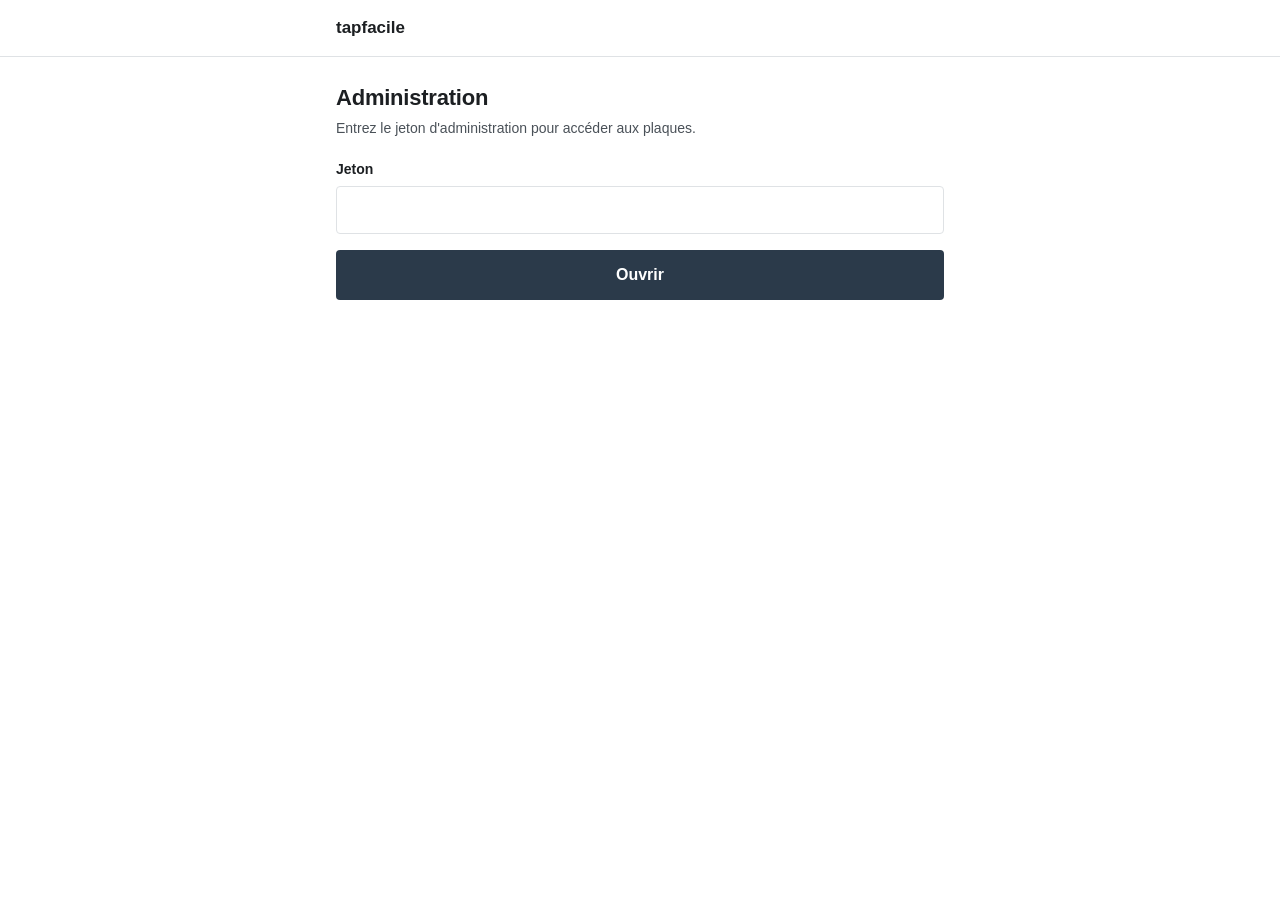
<file: admin/index.html>
<!DOCTYPE html>
<html lang="fr-CH">
<head>
<meta charset="UTF-8">
<meta name="viewport" content="width=device-width, initial-scale=1">
<title>Administration — tapfacile</title>
<meta name="robots" content="noindex, nofollow">
<link rel="icon" href="/favicon.svg" type="image/svg+xml">
<style>
:root{
  --ink:#1c1f22;--ink-soft:#4a5158;--line:#dfe2e5;--paper:#fafaf9;
  --accent:#2b3a4a;--accent-dark:#1c2733;--accent-tint:#eef1f4;
  --alerte:#8a2b2b;--ok:#2f4a3c;--radius:4px;
  --font:-apple-system,BlinkMacSystemFont,"Segoe UI",Inter,Roboto,Helvetica,Arial,sans-serif;
}
*{box-sizing:border-box}
body{margin:0;font:16px/1.5 var(--font);color:var(--ink);background:#fff;-webkit-text-size-adjust:100%}
.enveloppe{max-width:640px;margin:0 auto;padding:0 16px 96px}

header.barre{position:sticky;top:0;z-index:5;background:#fff;border-bottom:1px solid var(--line)}
header.barre .enveloppe{display:flex;align-items:center;gap:12px;height:56px;padding-bottom:0}
header.barre h1{font-size:17px;margin:0;font-weight:700;flex:1}
.retour{background:none;border:0;font:inherit;color:var(--accent);padding:8px 4px;margin-left:-4px;cursor:pointer}

h2{font-size:22px;margin:24px 0 4px;letter-spacing:-.01em}
p.aide{color:var(--ink-soft);font-size:14px;margin:0 0 20px}

.btn{display:inline-block;width:100%;font:600 16px/1 var(--font);text-align:center;padding:16px 20px;
  border-radius:var(--radius);border:1px solid transparent;cursor:pointer;text-decoration:none;
  transition:background-color 120ms ease,border-color 120ms ease,color 120ms ease}
.btn-primaire{background:var(--accent);color:#fff}
.btn-primaire:hover{background:var(--accent-dark)}
.btn-secondaire{background:#fff;color:var(--accent);border-color:var(--accent)}
.btn-secondaire:hover{background:var(--accent-tint)}
.btn-danger{background:#fff;color:var(--alerte);border-color:var(--alerte)}
.btn-danger:hover{background:#fbf2f2}
.btn+.btn{margin-top:10px}
button:disabled{opacity:.5;cursor:default}

label{display:block;font-size:14px;font-weight:600;margin:18px 0 6px}
input,textarea,select{width:100%;font:16px var(--font);padding:14px 12px;border:1px solid var(--line);
  border-radius:var(--radius);background:#fff;color:var(--ink)}
textarea{min-height:88px;resize:vertical}
:focus-visible{outline:2px solid var(--accent);outline-offset:2px}

ul.liste{list-style:none;margin:16px 0 0;padding:0;border-top:1px solid var(--line)}
ul.liste li{border-bottom:1px solid var(--line)}
ul.liste button{display:flex;width:100%;align-items:center;gap:12px;background:none;border:0;
  font:inherit;color:inherit;text-align:left;padding:16px 4px;cursor:pointer}
ul.liste button:hover{background:var(--paper)}
.nom{flex:1;font-weight:600}
.code{font-family:ui-monospace,SFMono-Regular,Menlo,monospace;font-size:13px;color:var(--ink-soft);
  letter-spacing:.08em}
.compte{font-size:13px;color:var(--ink-soft);white-space:nowrap}
.puce{font-size:11px;text-transform:uppercase;letter-spacing:.06em;padding:3px 7px;border-radius:3px;
  background:var(--accent-tint);color:var(--accent)}
.puce.inactif{background:#f4eaea;color:var(--alerte)}

.encart{border:1px solid var(--line);border-radius:var(--radius);padding:16px;margin:20px 0}
.encart h3{margin:0 0 8px;font-size:13px;text-transform:uppercase;letter-spacing:.05em;color:var(--ink-soft)}
.adresse{display:flex;gap:8px;align-items:center;flex-wrap:wrap}
.adresse code{flex:1;min-width:180px;font-family:ui-monospace,SFMono-Regular,Menlo,monospace;
  font-size:14px;word-break:break-all}
.adresse button{flex:none;width:auto;padding:10px 14px;font-size:14px}
.qr{display:block;width:180px;max-width:100%;margin:12px auto;border:1px solid var(--line)}

.chiffres{display:grid;grid-template-columns:repeat(3,1fr);gap:1px;background:var(--line);
  border:1px solid var(--line);border-radius:var(--radius);overflow:hidden}
.chiffres div{background:#fff;padding:14px 10px;text-align:center}
.chiffres strong{display:block;font-size:24px;line-height:1.1}
.chiffres span{font-size:12px;color:var(--ink-soft)}

table{width:100%;border-collapse:collapse;margin-top:12px;font-size:15px}
th,td{text-align:left;padding:10px 4px;border-bottom:1px solid var(--line)}
th{font-size:12px;text-transform:uppercase;letter-spacing:.05em;color:var(--ink-soft);font-weight:600}
td.n{text-align:right;font-variant-numeric:tabular-nums}

.lien-ligne{display:grid;grid-template-columns:1fr;gap:8px;border:1px solid var(--line);
  border-radius:var(--radius);padding:12px;margin-bottom:10px}
.lien-ligne input{padding:12px}
.lien-ligne button{width:auto;justify-self:start;background:none;border:0;color:var(--alerte);
  font:600 14px var(--font);padding:4px;cursor:pointer}

.message{padding:12px 14px;border-radius:var(--radius);margin:16px 0;font-size:15px}
.message.erreur{background:#fbf2f2;color:var(--alerte);border:1px solid #e6cfcf}
.message.succes{background:#eef2ef;color:var(--ok);border:1px solid #cfdcd4}
.note-conformite{font-size:13px;color:var(--ink-soft);border-left:2px solid var(--line);
  padding-left:12px;margin:20px 0}
.masque{display:none}
.pied{margin-top:32px;text-align:center}
.pied button{width:auto;background:none;border:0;color:var(--ink-soft);font:14px var(--font);
  text-decoration:underline;cursor:pointer;padding:8px}
</style>
</head>
<body>

<header class="barre">
  <div class="enveloppe">
    <button type="button" class="retour masque" id="retour">&larr; Retour</button>
    <h1 id="titre">tapfacile</h1>
  </div>
</header>

<main class="enveloppe">

  <!-- Authentification -->
  <section id="vue-auth">
    <h2>Administration</h2>
    <p class="aide">Entrez le jeton d'administration pour accéder aux plaques.</p>
    <form id="form-auth">
      <label for="jeton">Jeton</label>
      <input type="password" id="jeton" autocomplete="current-password" required>
      <p></p>
      <button class="btn btn-primaire" type="submit">Ouvrir</button>
    </form>
    <div id="auth-message"></div>
  </section>

  <!-- Liste -->
  <section id="vue-liste" class="masque">
    <h2>Plaques</h2>
    <p class="aide" id="liste-resume">Chargement…</p>
    <button class="btn btn-primaire" id="btn-nouveau" type="button">Nouveau commerce</button>
    <ul class="liste" id="liste"></ul>
  </section>

  <!-- Détail -->
  <section id="vue-detail" class="masque">
    <h2 id="detail-nom"></h2>
    <p class="aide" id="detail-meta"></p>

    <div class="encart">
      <h3>Adresse de la plaque</h3>
      <div class="adresse">
        <code id="detail-url"></code>
        <button class="btn btn-secondaire" type="button" id="btn-copier">Copier</button>
      </div>
      <p class="aide" style="margin:10px 0 0">Écrivez cette adresse sur la puce NFC. Elle ne changera jamais, même si vous modifiez la destination.</p>
    </div>

    <div class="encart">
      <h3>QR code</h3>
      <img class="qr" id="detail-qr" alt="QR code de la plaque">
      <button class="btn btn-secondaire" type="button" id="btn-qr">Télécharger le SVG</button>
    </div>

    <h3 style="font-size:13px;text-transform:uppercase;letter-spacing:.05em;color:var(--ink-soft)">Utilisation</h3>
    <div class="chiffres">
      <div><strong id="stat-7">–</strong><span>7 jours</span></div>
      <div><strong id="stat-30">–</strong><span>30 jours</span></div>
      <div><strong id="stat-total">–</strong><span>total</span></div>
    </div>
    <div id="detail-tableaux"></div>

    <button class="btn btn-secondaire" type="button" id="btn-modifier" style="margin-top:24px">Modifier</button>
  </section>

  <!-- Formulaire -->
  <section id="vue-form" class="masque">
    <h2 id="form-titre">Nouveau commerce</h2>
    <p class="aide" id="form-aide">Le code court est attribué automatiquement et reste permanent.</p>
    <form id="form-client">
      <label for="f-nom">Nom du commerce</label>
      <input type="text" id="f-nom" maxlength="120" required>

      <label for="f-avis">Lien de la page d'avis Google</label>
      <input type="url" id="f-avis" inputmode="url" placeholder="https://…" required>

      <label for="f-mode">Ce que voit le client</label>
      <select id="f-mode">
        <option value="redirect">Redirection directe vers les avis</option>
        <option value="page">Page de liens (avis + réseaux sociaux)</option>
      </select>

      <div id="bloc-liens" class="masque">
        <label>Liens supplémentaires</label>
        <div id="liens"></div>
        <button class="btn btn-secondaire" type="button" id="btn-ajout-lien">Ajouter un lien</button>
      </div>

      <label for="f-note">Note interne</label>
      <textarea id="f-note" maxlength="500" placeholder="Jamais affichée au client."></textarea>

      <div id="bloc-actif" class="masque">
        <label for="f-actif">État</label>
        <select id="f-actif">
          <option value="1">Active</option>
          <option value="0">Désactivée</option>
        </select>
      </div>

      <p class="note-conformite">
        Une seule destination pour tous les clients. Ne créez pas de page qui trie les clients
        selon leur satisfaction avant de proposer l'avis : Google l'interdit et fait supprimer
        les avis concernés.
      </p>

      <button class="btn btn-primaire" type="submit" id="btn-enregistrer">Enregistrer</button>
    </form>
    <div id="form-message"></div>
  </section>

  <div class="pied">
    <button type="button" id="btn-deconnexion" class="masque">Se déconnecter</button>
  </div>
</main>

<script>
(() => {
  'use strict';

  const CLE_JETON = 'tapfacile.jeton';
  const vues = {
    auth: document.getElementById('vue-auth'),
    liste: document.getElementById('vue-liste'),
    detail: document.getElementById('vue-detail'),
    form: document.getElementById('vue-form'),
  };
  const btnRetour = document.getElementById('retour');
  const btnDeconnexion = document.getElementById('btn-deconnexion');
  const titre = document.getElementById('titre');

  let jeton = lireJetonStocke();
  let codeCourant = null;   // code en cours de consultation
  let editionCode = null;   // null = création, sinon modification
  let urlQr = null;

  /* ---------------------------------------------------------- utilitaires */

  function lireJetonStocke() {
    try { return localStorage.getItem(CLE_JETON) || null; } catch { return null; }
  }
  function ecrireJetonStocke(valeur) {
    try { valeur ? localStorage.setItem(CLE_JETON, valeur) : localStorage.removeItem(CLE_JETON); }
    catch { /* navigation privée : le jeton reste en mémoire pour la session */ }
  }

  function montrer(nom) {
    Object.entries(vues).forEach(([cle, section]) => section.classList.toggle('masque', cle !== nom));
    btnRetour.classList.toggle('masque', nom === 'auth' || nom === 'liste');
    btnDeconnexion.classList.toggle('masque', nom === 'auth');
    titre.textContent = nom === 'auth' ? 'tapfacile' : 'tapfacile — administration';
    window.scrollTo(0, 0);
  }

  function message(conteneur, texte, type) {
    conteneur.innerHTML = '';
    if (!texte) return;
    const div = document.createElement('div');
    div.className = 'message ' + type;
    div.textContent = texte;
    conteneur.appendChild(div);
  }

  async function api(chemin, options = {}) {
    const reponse = await fetch('/api' + chemin, {
      ...options,
      headers: {
        ...(options.headers || {}),
        Authorization: 'Bearer ' + jeton,
        ...(options.body ? { 'Content-Type': 'application/json' } : {}),
      },
    });
    if (reponse.status === 401) {
      jeton = null;
      ecrireJetonStocke(null);
      montrer('auth');
      throw new Error('Jeton refusé.');
    }
    if (options.brut) {
      if (!reponse.ok) throw new Error('Erreur ' + reponse.status);
      return reponse;
    }
    const donnees = await reponse.json().catch(() => ({}));
    if (!reponse.ok) throw new Error(donnees.erreur || 'Erreur ' + reponse.status);
    return donnees;
  }

  const nombre = (v) => new Intl.NumberFormat('fr-CH').format(v || 0);

  /* ------------------------------------------------------------ connexion */

  document.getElementById('form-auth').addEventListener('submit', async (evenement) => {
    evenement.preventDefault();
    const champ = document.getElementById('jeton');
    jeton = champ.value.trim();
    const zone = document.getElementById('auth-message');
    message(zone, '', '');
    try {
      await api('/clients');
      ecrireJetonStocke(jeton);
      champ.value = '';
      chargerListe();
    } catch (erreur) {
      message(zone, erreur.message, 'erreur');
    }
  });

  btnDeconnexion.addEventListener('click', () => {
    jeton = null;
    ecrireJetonStocke(null);
    montrer('auth');
  });

  /* ---------------------------------------------------------------- liste */

  async function chargerListe() {
    montrer('liste');
    const liste = document.getElementById('liste');
    const resume = document.getElementById('liste-resume');
    liste.innerHTML = '';
    resume.textContent = 'Chargement…';

    try {
      const { clients } = await api('/clients');
      const actifs = clients.filter((c) => c.actif).length;
      resume.textContent = clients.length
        ? `${clients.length} plaque${clients.length > 1 ? 's' : ''}, ${actifs} active${actifs > 1 ? 's' : ''}.`
        : 'Aucune plaque pour le moment.';

      clients.forEach((client) => {
        const li = document.createElement('li');
        const bouton = document.createElement('button');
        bouton.type = 'button';
        bouton.addEventListener('click', () => chargerDetail(client.code));

        const nom = document.createElement('span');
        nom.className = 'nom';
        nom.textContent = client.nom_commerce;

        const code = document.createElement('span');
        code.className = 'code';
        code.textContent = client.code;

        const compte = document.createElement('span');
        compte.className = 'compte';
        compte.textContent = nombre(client.trente_jours) + ' / 30 j';

        bouton.append(nom, code, compte);
        if (!client.actif) {
          const puce = document.createElement('span');
          puce.className = 'puce inactif';
          puce.textContent = 'inactive';
          bouton.appendChild(puce);
        }
        li.appendChild(bouton);
        liste.appendChild(li);
      });
    } catch (erreur) {
      resume.textContent = erreur.message;
    }
  }

  /* --------------------------------------------------------------- détail */

  async function chargerDetail(code) {
    codeCourant = code;
    montrer('detail');
    document.getElementById('detail-nom').textContent = '…';
    document.getElementById('detail-tableaux').innerHTML = '';

    const { client, statistiques } = await api('/clients/' + code);

    document.getElementById('detail-nom').textContent = client.nom_commerce;
    document.getElementById('detail-meta').textContent =
      (client.actif ? 'Active' : 'Désactivée') +
      ' · ' +
      (client.mode === 'page' ? 'page de liens' : 'redirection directe') +
      ' · créée le ' +
      new Date(client.cree_le).toLocaleDateString('fr-CH');

    const adresse = location.origin + '/' + client.code;
    document.getElementById('detail-url').textContent = adresse;

    document.getElementById('stat-7').textContent = nombre(statistiques.sept_jours);
    document.getElementById('stat-30').textContent = nombre(statistiques.trente_jours);
    document.getElementById('stat-total').textContent = nombre(statistiques.total);

    const tableaux = document.getElementById('detail-tableaux');
    tableaux.appendChild(construireTable('Par mois', statistiques.par_mois, 'mois'));
    tableaux.appendChild(
      construireTable(
        'Par appareil',
        statistiques.par_appareil.map((r) => ({ appareil: nomAppareil(r.appareil), n: r.n })),
        'appareil',
      ),
    );
    tableaux.appendChild(
      construireTable('Par destination', statistiques.par_cible.map((r) => ({
        cible: nomCible(r.cible, client),
        n: r.n,
      })), 'cible'),
    );

    chargerQr(client.code);
  }

  function nomAppareil(valeur) {
    if (valeur === 'ios') return 'iPhone / iPad';
    if (valeur === 'android') return 'Android';
    return 'Autre';
  }

  function nomCible(cible, client) {
    if (cible === 'avis') return "Page d'avis Google";
    if (cible === 'page') return 'Ouverture de la page';
    const index = Number.parseInt(cible.split(':')[1], 10);
    const lien = (client.liens || [])[index];
    return lien ? lien.label : 'Lien ' + index;
  }

  function construireTable(legende, lignes, cleLibelle) {
    const bloc = document.createElement('div');
    if (!lignes || !lignes.length) return bloc;
    const table = document.createElement('table');
    const thead = document.createElement('thead');
    thead.innerHTML = '<tr><th>' + legende + '</th><th class="n">Utilisations</th></tr>';
    const tbody = document.createElement('tbody');
    lignes.forEach((ligne) => {
      const tr = document.createElement('tr');
      const td1 = document.createElement('td');
      td1.textContent = ligne[cleLibelle];
      const td2 = document.createElement('td');
      td2.className = 'n';
      td2.textContent = nombre(ligne.n);
      tr.append(td1, td2);
      tbody.appendChild(tr);
    });
    table.append(thead, tbody);
    bloc.appendChild(table);
    return bloc;
  }

  async function chargerQr(code) {
    const image = document.getElementById('detail-qr');
    if (urlQr) URL.revokeObjectURL(urlQr);
    try {
      const reponse = await api('/clients/' + code + '/qr.svg', { brut: true });
      urlQr = URL.createObjectURL(await reponse.blob());
      image.src = urlQr;
    } catch {
      image.removeAttribute('src');
    }
  }

  document.getElementById('btn-copier').addEventListener('click', async (evenement) => {
    const adresse = document.getElementById('detail-url').textContent;
    const bouton = evenement.currentTarget;
    try {
      await navigator.clipboard.writeText(adresse);
      bouton.textContent = 'Copié';
    } catch {
      bouton.textContent = 'Copie refusée';
    }
    setTimeout(() => { bouton.textContent = 'Copier'; }, 1600);
  });

  document.getElementById('btn-qr').addEventListener('click', () => {
    if (!urlQr) return;
    const lien = document.createElement('a');
    lien.href = urlQr;
    lien.download = 'tapfacile-' + codeCourant + '.svg';
    lien.click();
  });

  /* ----------------------------------------------------------- formulaire */

  document.getElementById('btn-nouveau').addEventListener('click', () => ouvrirFormulaire(null));
  document.getElementById('btn-modifier').addEventListener('click', () => ouvrirFormulaire(codeCourant));

  async function ouvrirFormulaire(code) {
    editionCode = code;
    montrer('form');
    message(document.getElementById('form-message'), '', '');
    document.getElementById('form-titre').textContent = code ? 'Modifier' : 'Nouveau commerce';
    document.getElementById('bloc-actif').classList.toggle('masque', !code);
    document.getElementById('liens').innerHTML = '';

    if (!code) {
      document.getElementById('form-aide').textContent =
        'Le code court est attribué automatiquement et reste permanent.';
      document.getElementById('f-nom').value = '';
      document.getElementById('f-avis').value = '';
      document.getElementById('f-mode').value = 'redirect';
      document.getElementById('f-note').value = '';
      basculerLiens();
      return;
    }

    const { client } = await api('/clients/' + code);
    document.getElementById('form-aide').textContent =
      'Code ' + client.code + ' — permanent. La destination peut changer, le code non.';
    document.getElementById('f-nom').value = client.nom_commerce;
    document.getElementById('f-avis').value = client.avis_url;
    document.getElementById('f-mode').value = client.mode;
    document.getElementById('f-note').value = client.note || '';
    document.getElementById('f-actif').value = client.actif ? '1' : '0';
    (client.liens || []).forEach((lien) => ajouterLigneLien(lien.label, lien.url));
    basculerLiens();
  }

  function ajouterLigneLien(label = '', url = '') {
    const ligne = document.createElement('div');
    ligne.className = 'lien-ligne';

    const champLabel = document.createElement('input');
    champLabel.type = 'text';
    champLabel.placeholder = 'Intitulé (Instagram, Site internet…)';
    champLabel.maxLength = 60;
    champLabel.value = label;

    const champUrl = document.createElement('input');
    champUrl.type = 'url';
    champUrl.inputMode = 'url';
    champUrl.placeholder = 'https://…';
    champUrl.value = url;

    const supprimer = document.createElement('button');
    supprimer.type = 'button';
    supprimer.textContent = 'Supprimer';
    supprimer.addEventListener('click', () => ligne.remove());

    ligne.append(champLabel, champUrl, supprimer);
    document.getElementById('liens').appendChild(ligne);
  }

  document.getElementById('btn-ajout-lien').addEventListener('click', () => ajouterLigneLien());
  document.getElementById('f-mode').addEventListener('change', basculerLiens);

  function basculerLiens() {
    const page = document.getElementById('f-mode').value === 'page';
    document.getElementById('bloc-liens').classList.toggle('masque', !page);
  }

  document.getElementById('form-client').addEventListener('submit', async (evenement) => {
    evenement.preventDefault();
    const zone = document.getElementById('form-message');
    const bouton = document.getElementById('btn-enregistrer');
    message(zone, '', '');
    bouton.disabled = true;

    const liens = [...document.querySelectorAll('#liens .lien-ligne')]
      .map((ligne) => {
        const champs = ligne.querySelectorAll('input');
        return { label: champs[0].value.trim(), url: champs[1].value.trim() };
      })
      .filter((lien) => lien.label || lien.url);

    const charge = {
      nom_commerce: document.getElementById('f-nom').value.trim(),
      avis_url: document.getElementById('f-avis').value.trim(),
      mode: document.getElementById('f-mode').value,
      liens: document.getElementById('f-mode').value === 'page' ? liens : [],
      note: document.getElementById('f-note').value.trim(),
    };
    if (editionCode) charge.actif = document.getElementById('f-actif').value === '1';

    try {
      if (editionCode) {
        await api('/clients/' + editionCode, { method: 'PUT', body: JSON.stringify(charge) });
        await chargerDetail(editionCode);
      } else {
        const { code } = await api('/clients', { method: 'POST', body: JSON.stringify(charge) });
        await chargerDetail(code);
      }
    } catch (erreur) {
      message(zone, erreur.message, 'erreur');
    } finally {
      bouton.disabled = false;
    }
  });

  /* ------------------------------------------------------------ navigation */

  btnRetour.addEventListener('click', () => {
    if (!vues.form.classList.contains('masque') && editionCode) chargerDetail(editionCode);
    else chargerListe();
  });

  if (jeton) chargerListe().catch(() => montrer('auth'));
  else montrer('auth');
})();
</script>
</body>
</html>
</file>
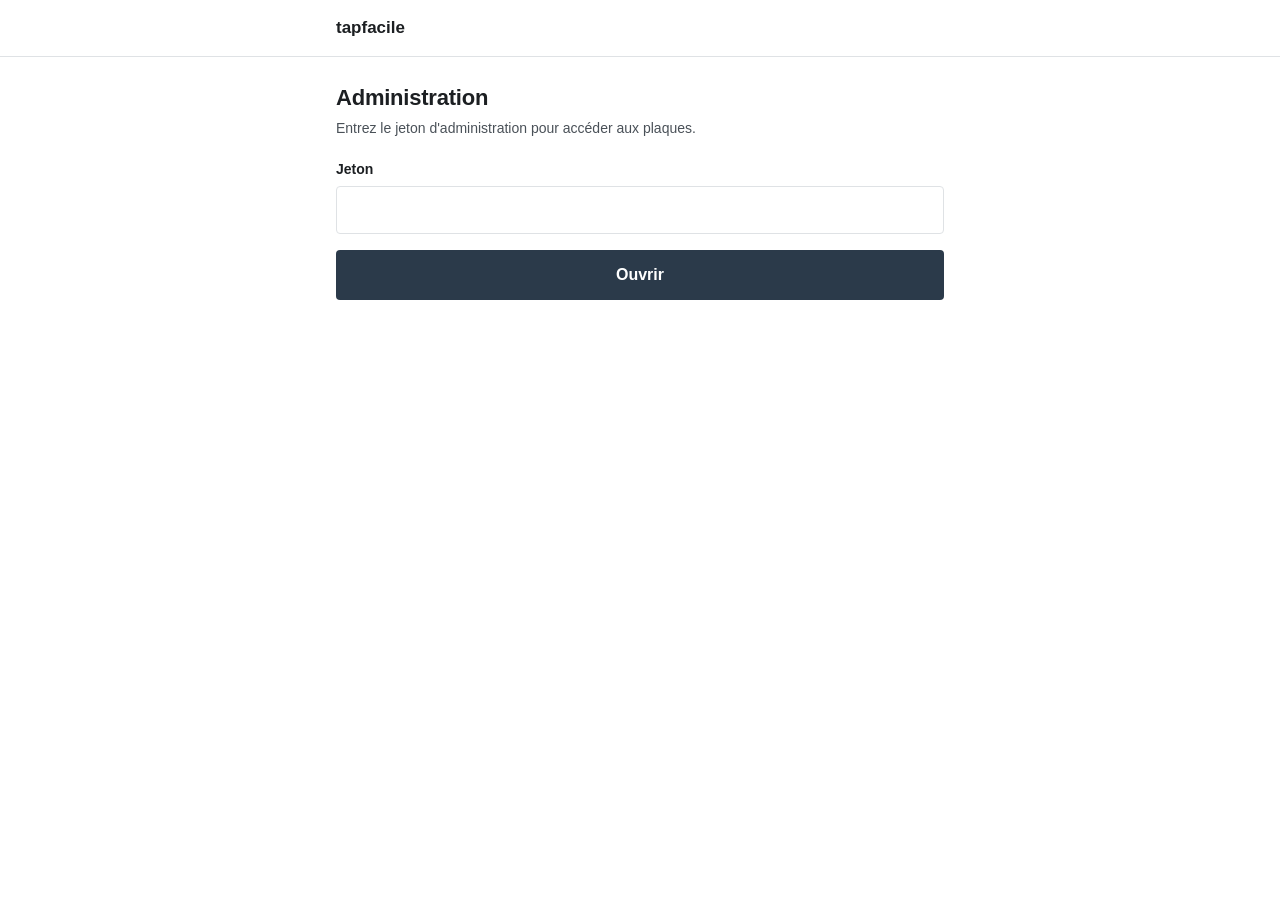
<file: public/admin/index.html>
<!DOCTYPE html>
<html lang="fr-CH">
<head>
<meta charset="UTF-8">
<meta name="viewport" content="width=device-width, initial-scale=1">
<title>Administration — tapfacile</title>
<meta name="robots" content="noindex, nofollow">
<link rel="icon" href="/favicon.svg" type="image/svg+xml">
<style>
:root{
  --ink:#1c1f22;--ink-soft:#4a5158;--line:#dfe2e5;--paper:#fafaf9;
  --accent:#2b3a4a;--accent-dark:#1c2733;--accent-tint:#eef1f4;
  --alerte:#8a2b2b;--ok:#2f4a3c;--radius:4px;
  --font:-apple-system,BlinkMacSystemFont,"Segoe UI",Inter,Roboto,Helvetica,Arial,sans-serif;
}
*{box-sizing:border-box}
body{margin:0;font:16px/1.5 var(--font);color:var(--ink);background:#fff;-webkit-text-size-adjust:100%}
.enveloppe{max-width:640px;margin:0 auto;padding:0 16px 96px}

header.barre{position:sticky;top:0;z-index:5;background:#fff;border-bottom:1px solid var(--line)}
header.barre .enveloppe{display:flex;align-items:center;gap:12px;height:56px;padding-bottom:0}
header.barre h1{font-size:17px;margin:0;font-weight:700;flex:1}
.retour{background:none;border:0;font:inherit;color:var(--accent);padding:8px 4px;margin-left:-4px;cursor:pointer}

h2{font-size:22px;margin:24px 0 4px;letter-spacing:-.01em}
p.aide{color:var(--ink-soft);font-size:14px;margin:0 0 20px}

.btn{display:inline-block;width:100%;font:600 16px/1 var(--font);text-align:center;padding:16px 20px;
  border-radius:var(--radius);border:1px solid transparent;cursor:pointer;text-decoration:none;
  transition:background-color 120ms ease,border-color 120ms ease,color 120ms ease}
.btn-primaire{background:var(--accent);color:#fff}
.btn-primaire:hover{background:var(--accent-dark)}
.btn-secondaire{background:#fff;color:var(--accent);border-color:var(--accent)}
.btn-secondaire:hover{background:var(--accent-tint)}
.btn-danger{background:#fff;color:var(--alerte);border-color:var(--alerte)}
.btn-danger:hover{background:#fbf2f2}
.btn+.btn{margin-top:10px}
button:disabled{opacity:.5;cursor:default}

label{display:block;font-size:14px;font-weight:600;margin:18px 0 6px}
input,textarea,select{width:100%;font:16px var(--font);padding:14px 12px;border:1px solid var(--line);
  border-radius:var(--radius);background:#fff;color:var(--ink)}
textarea{min-height:88px;resize:vertical}
:focus-visible{outline:2px solid var(--accent);outline-offset:2px}

ul.liste{list-style:none;margin:16px 0 0;padding:0;border-top:1px solid var(--line)}
ul.liste li{border-bottom:1px solid var(--line)}
ul.liste button{display:flex;width:100%;align-items:center;gap:12px;background:none;border:0;
  font:inherit;color:inherit;text-align:left;padding:16px 4px;cursor:pointer}
ul.liste button:hover{background:var(--paper)}
.nom{flex:1;font-weight:600}
.code{font-family:ui-monospace,SFMono-Regular,Menlo,monospace;font-size:13px;color:var(--ink-soft);
  letter-spacing:.08em}
.compte{font-size:13px;color:var(--ink-soft);white-space:nowrap}
.puce{font-size:11px;text-transform:uppercase;letter-spacing:.06em;padding:3px 7px;border-radius:3px;
  background:var(--accent-tint);color:var(--accent)}
.puce.inactif{background:#f4eaea;color:var(--alerte)}

.encart{border:1px solid var(--line);border-radius:var(--radius);padding:16px;margin:20px 0}
.encart h3{margin:0 0 8px;font-size:13px;text-transform:uppercase;letter-spacing:.05em;color:var(--ink-soft)}
.adresse{display:flex;gap:8px;align-items:center;flex-wrap:wrap}
.adresse code{flex:1;min-width:180px;font-family:ui-monospace,SFMono-Regular,Menlo,monospace;
  font-size:14px;word-break:break-all}
.adresse button{flex:none;width:auto;padding:10px 14px;font-size:14px}
.qr{display:block;width:180px;max-width:100%;margin:12px auto;border:1px solid var(--line)}

.chiffres{display:grid;grid-template-columns:repeat(3,1fr);gap:1px;background:var(--line);
  border:1px solid var(--line);border-radius:var(--radius);overflow:hidden}
.chiffres div{background:#fff;padding:14px 10px;text-align:center}
.chiffres strong{display:block;font-size:24px;line-height:1.1}
.chiffres span{font-size:12px;color:var(--ink-soft)}

table{width:100%;border-collapse:collapse;margin-top:12px;font-size:15px}
th,td{text-align:left;padding:10px 4px;border-bottom:1px solid var(--line)}
th{font-size:12px;text-transform:uppercase;letter-spacing:.05em;color:var(--ink-soft);font-weight:600}
td.n{text-align:right;font-variant-numeric:tabular-nums}

.lien-ligne{display:grid;grid-template-columns:1fr;gap:8px;border:1px solid var(--line);
  border-radius:var(--radius);padding:12px;margin-bottom:10px}
.lien-ligne input{padding:12px}
.lien-ligne button{width:auto;justify-self:start;background:none;border:0;color:var(--alerte);
  font:600 14px var(--font);padding:4px;cursor:pointer}

.message{padding:12px 14px;border-radius:var(--radius);margin:16px 0;font-size:15px}
.message.erreur{background:#fbf2f2;color:var(--alerte);border:1px solid #e6cfcf}
.message.succes{background:#eef2ef;color:var(--ok);border:1px solid #cfdcd4}
.note-conformite{font-size:13px;color:var(--ink-soft);border-left:2px solid var(--line);
  padding-left:12px;margin:20px 0}
.masque{display:none}
.pied{margin-top:32px;text-align:center}
.pied button{width:auto;background:none;border:0;color:var(--ink-soft);font:14px var(--font);
  text-decoration:underline;cursor:pointer;padding:8px}
</style>
</head>
<body>

<header class="barre">
  <div class="enveloppe">
    <button type="button" class="retour masque" id="retour">&larr; Retour</button>
    <h1 id="titre">tapfacile</h1>
  </div>
</header>

<main class="enveloppe">

  <!-- Authentification -->
  <section id="vue-auth">
    <h2>Administration</h2>
    <p class="aide">Entrez le jeton d'administration pour accéder aux plaques.</p>
    <form id="form-auth">
      <label for="jeton">Jeton</label>
      <input type="password" id="jeton" autocomplete="current-password" required>
      <p></p>
      <button class="btn btn-primaire" type="submit">Ouvrir</button>
    </form>
    <div id="auth-message"></div>
  </section>

  <!-- Liste -->
  <section id="vue-liste" class="masque">
    <h2>Plaques</h2>
    <p class="aide" id="liste-resume">Chargement…</p>
    <button class="btn btn-primaire" id="btn-nouveau" type="button">Nouveau commerce</button>
    <ul class="liste" id="liste"></ul>
  </section>

  <!-- Détail -->
  <section id="vue-detail" class="masque">
    <h2 id="detail-nom"></h2>
    <p class="aide" id="detail-meta"></p>

    <div class="encart">
      <h3>Adresse de la plaque</h3>
      <div class="adresse">
        <code id="detail-url"></code>
        <button class="btn btn-secondaire" type="button" id="btn-copier">Copier</button>
      </div>
      <p class="aide" style="margin:10px 0 0">Écrivez cette adresse sur la puce NFC. Elle ne changera jamais, même si vous modifiez la destination.</p>
    </div>

    <div class="encart">
      <h3>QR code</h3>
      <img class="qr" id="detail-qr" alt="QR code de la plaque">
      <button class="btn btn-secondaire" type="button" id="btn-qr">Télécharger le SVG</button>
    </div>

    <h3 style="font-size:13px;text-transform:uppercase;letter-spacing:.05em;color:var(--ink-soft)">Utilisation</h3>
    <div class="chiffres">
      <div><strong id="stat-7">–</strong><span>7 jours</span></div>
      <div><strong id="stat-30">–</strong><span>30 jours</span></div>
      <div><strong id="stat-total">–</strong><span>total</span></div>
    </div>
    <div id="detail-tableaux"></div>

    <button class="btn btn-secondaire" type="button" id="btn-modifier" style="margin-top:24px">Modifier</button>
  </section>

  <!-- Formulaire -->
  <section id="vue-form" class="masque">
    <h2 id="form-titre">Nouveau commerce</h2>
    <p class="aide" id="form-aide">Le code court est attribué automatiquement et reste permanent.</p>
    <form id="form-client">
      <label for="f-nom">Nom du commerce</label>
      <input type="text" id="f-nom" maxlength="120" required>

      <label for="f-avis">Lien de la page d'avis Google</label>
      <input type="url" id="f-avis" inputmode="url" placeholder="https://…" required>

      <label for="f-mode">Ce que voit le client</label>
      <select id="f-mode">
        <option value="redirect">Redirection directe vers les avis</option>
        <option value="page">Page de liens (avis + réseaux sociaux)</option>
      </select>

      <div id="bloc-liens" class="masque">
        <label>Liens supplémentaires</label>
        <p class="aide" style="margin:-14px 0 12px">Site, réseaux sociaux, mais aussi <code>tel:+41791234567</code> pour appeler ou <code>mailto:contact@commerce.ch</code> pour écrire. Le pictogramme est choisi automatiquement.</p>
        <div id="liens"></div>
        <button class="btn btn-secondaire" type="button" id="btn-ajout-lien">Ajouter un lien</button>
      </div>

      <label for="f-note">Note interne</label>
      <textarea id="f-note" maxlength="500" placeholder="Jamais affichée au client."></textarea>

      <div id="bloc-actif" class="masque">
        <label for="f-actif">État</label>
        <select id="f-actif">
          <option value="1">Active</option>
          <option value="0">Désactivée</option>
        </select>
      </div>

      <p class="note-conformite">
        Une seule destination pour tous les clients. Ne créez pas de page qui trie les clients
        selon leur satisfaction avant de proposer l'avis : Google l'interdit et fait supprimer
        les avis concernés.
      </p>

      <button class="btn btn-primaire" type="submit" id="btn-enregistrer">Enregistrer</button>
    </form>
    <div id="form-message"></div>
  </section>

  <div class="pied">
    <button type="button" id="btn-deconnexion" class="masque">Se déconnecter</button>
  </div>
</main>

<script>
(() => {
  'use strict';

  const CLE_JETON = 'tapfacile.jeton';
  const vues = {
    auth: document.getElementById('vue-auth'),
    liste: document.getElementById('vue-liste'),
    detail: document.getElementById('vue-detail'),
    form: document.getElementById('vue-form'),
  };
  const btnRetour = document.getElementById('retour');
  const btnDeconnexion = document.getElementById('btn-deconnexion');
  const titre = document.getElementById('titre');

  let jeton = lireJetonStocke();
  let codeCourant = null;   // code en cours de consultation
  let editionCode = null;   // null = création, sinon modification
  let urlQr = null;

  /* ---------------------------------------------------------- utilitaires */

  function lireJetonStocke() {
    try { return localStorage.getItem(CLE_JETON) || null; } catch { return null; }
  }
  function ecrireJetonStocke(valeur) {
    try { valeur ? localStorage.setItem(CLE_JETON, valeur) : localStorage.removeItem(CLE_JETON); }
    catch { /* navigation privée : le jeton reste en mémoire pour la session */ }
  }

  function montrer(nom) {
    Object.entries(vues).forEach(([cle, section]) => section.classList.toggle('masque', cle !== nom));
    btnRetour.classList.toggle('masque', nom === 'auth' || nom === 'liste');
    btnDeconnexion.classList.toggle('masque', nom === 'auth');
    titre.textContent = nom === 'auth' ? 'tapfacile' : 'tapfacile — administration';
    window.scrollTo(0, 0);
  }

  function message(conteneur, texte, type) {
    conteneur.innerHTML = '';
    if (!texte) return;
    const div = document.createElement('div');
    div.className = 'message ' + type;
    div.textContent = texte;
    conteneur.appendChild(div);
  }

  async function api(chemin, options = {}) {
    const reponse = await fetch('/api' + chemin, {
      ...options,
      headers: {
        ...(options.headers || {}),
        Authorization: 'Bearer ' + jeton,
        ...(options.body ? { 'Content-Type': 'application/json' } : {}),
      },
    });
    if (reponse.status === 401) {
      jeton = null;
      ecrireJetonStocke(null);
      montrer('auth');
      throw new Error('Jeton refusé.');
    }
    if (options.brut) {
      if (!reponse.ok) throw new Error('Erreur ' + reponse.status);
      return reponse;
    }
    const donnees = await reponse.json().catch(() => ({}));
    if (!reponse.ok) throw new Error(donnees.erreur || 'Erreur ' + reponse.status);
    return donnees;
  }

  const nombre = (v) => new Intl.NumberFormat('fr-CH').format(v || 0);

  /* ------------------------------------------------------------ connexion */

  document.getElementById('form-auth').addEventListener('submit', async (evenement) => {
    evenement.preventDefault();
    const champ = document.getElementById('jeton');
    jeton = champ.value.trim();
    const zone = document.getElementById('auth-message');
    message(zone, '', '');
    try {
      await api('/clients');
      ecrireJetonStocke(jeton);
      champ.value = '';
      chargerListe();
    } catch (erreur) {
      message(zone, erreur.message, 'erreur');
    }
  });

  btnDeconnexion.addEventListener('click', () => {
    jeton = null;
    ecrireJetonStocke(null);
    montrer('auth');
  });

  /* ---------------------------------------------------------------- liste */

  async function chargerListe() {
    montrer('liste');
    const liste = document.getElementById('liste');
    const resume = document.getElementById('liste-resume');
    liste.innerHTML = '';
    resume.textContent = 'Chargement…';

    try {
      const { clients } = await api('/clients');
      const actifs = clients.filter((c) => c.actif).length;
      resume.textContent = clients.length
        ? `${clients.length} plaque${clients.length > 1 ? 's' : ''}, ${actifs} active${actifs > 1 ? 's' : ''}.`
        : 'Aucune plaque pour le moment.';

      clients.forEach((client) => {
        const li = document.createElement('li');
        const bouton = document.createElement('button');
        bouton.type = 'button';
        bouton.addEventListener('click', () => chargerDetail(client.code));

        const nom = document.createElement('span');
        nom.className = 'nom';
        nom.textContent = client.nom_commerce;

        const code = document.createElement('span');
        code.className = 'code';
        code.textContent = client.code;

        const compte = document.createElement('span');
        compte.className = 'compte';
        compte.textContent = nombre(client.trente_jours) + ' / 30 j';

        bouton.append(nom, code, compte);
        if (!client.actif) {
          const puce = document.createElement('span');
          puce.className = 'puce inactif';
          puce.textContent = 'inactive';
          bouton.appendChild(puce);
        }
        li.appendChild(bouton);
        liste.appendChild(li);
      });
    } catch (erreur) {
      resume.textContent = erreur.message;
    }
  }

  /* --------------------------------------------------------------- détail */

  async function chargerDetail(code) {
    codeCourant = code;
    montrer('detail');
    document.getElementById('detail-nom').textContent = '…';
    document.getElementById('detail-tableaux').innerHTML = '';

    const { client, statistiques } = await api('/clients/' + code);

    document.getElementById('detail-nom').textContent = client.nom_commerce;
    document.getElementById('detail-meta').textContent =
      (client.actif ? 'Active' : 'Désactivée') +
      ' · ' +
      (client.mode === 'page' ? 'page de liens' : 'redirection directe') +
      ' · créée le ' +
      new Date(client.cree_le).toLocaleDateString('fr-CH');

    const adresse = location.origin + '/' + client.code;
    document.getElementById('detail-url').textContent = adresse;

    document.getElementById('stat-7').textContent = nombre(statistiques.sept_jours);
    document.getElementById('stat-30').textContent = nombre(statistiques.trente_jours);
    document.getElementById('stat-total').textContent = nombre(statistiques.total);

    const tableaux = document.getElementById('detail-tableaux');
    tableaux.appendChild(construireTable('Par mois', statistiques.par_mois, 'mois'));
    tableaux.appendChild(
      construireTable(
        'Par appareil',
        statistiques.par_appareil.map((r) => ({ appareil: nomAppareil(r.appareil), n: r.n })),
        'appareil',
      ),
    );
    tableaux.appendChild(
      construireTable('Par destination', statistiques.par_cible.map((r) => ({
        cible: nomCible(r.cible, client),
        n: r.n,
      })), 'cible'),
    );

    chargerQr(client.code);
  }

  function nomAppareil(valeur) {
    if (valeur === 'ios') return 'iPhone / iPad';
    if (valeur === 'android') return 'Android';
    return 'Autre';
  }

  function nomCible(cible, client) {
    if (cible === 'avis') return "Page d'avis Google";
    if (cible === 'page') return 'Ouverture de la page';
    const index = Number.parseInt(cible.split(':')[1], 10);
    const lien = (client.liens || [])[index];
    return lien ? lien.label : 'Lien ' + index;
  }

  function construireTable(legende, lignes, cleLibelle) {
    const bloc = document.createElement('div');
    if (!lignes || !lignes.length) return bloc;
    const table = document.createElement('table');
    const thead = document.createElement('thead');
    thead.innerHTML = '<tr><th>' + legende + '</th><th class="n">Utilisations</th></tr>';
    const tbody = document.createElement('tbody');
    lignes.forEach((ligne) => {
      const tr = document.createElement('tr');
      const td1 = document.createElement('td');
      td1.textContent = ligne[cleLibelle];
      const td2 = document.createElement('td');
      td2.className = 'n';
      td2.textContent = nombre(ligne.n);
      tr.append(td1, td2);
      tbody.appendChild(tr);
    });
    table.append(thead, tbody);
    bloc.appendChild(table);
    return bloc;
  }

  async function chargerQr(code) {
    const image = document.getElementById('detail-qr');
    if (urlQr) URL.revokeObjectURL(urlQr);
    try {
      const reponse = await api('/clients/' + code + '/qr.svg', { brut: true });
      urlQr = URL.createObjectURL(await reponse.blob());
      image.src = urlQr;
    } catch {
      image.removeAttribute('src');
    }
  }

  document.getElementById('btn-copier').addEventListener('click', async (evenement) => {
    const adresse = document.getElementById('detail-url').textContent;
    const bouton = evenement.currentTarget;
    try {
      await navigator.clipboard.writeText(adresse);
      bouton.textContent = 'Copié';
    } catch {
      bouton.textContent = 'Copie refusée';
    }
    setTimeout(() => { bouton.textContent = 'Copier'; }, 1600);
  });

  document.getElementById('btn-qr').addEventListener('click', () => {
    if (!urlQr) return;
    const lien = document.createElement('a');
    lien.href = urlQr;
    lien.download = 'tapfacile-' + codeCourant + '.svg';
    lien.click();
  });

  /* ----------------------------------------------------------- formulaire */

  document.getElementById('btn-nouveau').addEventListener('click', () => ouvrirFormulaire(null));
  document.getElementById('btn-modifier').addEventListener('click', () => ouvrirFormulaire(codeCourant));

  async function ouvrirFormulaire(code) {
    editionCode = code;
    montrer('form');
    message(document.getElementById('form-message'), '', '');
    document.getElementById('form-titre').textContent = code ? 'Modifier' : 'Nouveau commerce';
    document.getElementById('bloc-actif').classList.toggle('masque', !code);
    document.getElementById('liens').innerHTML = '';

    if (!code) {
      document.getElementById('form-aide').textContent =
        'Le code court est attribué automatiquement et reste permanent.';
      document.getElementById('f-nom').value = '';
      document.getElementById('f-avis').value = '';
      document.getElementById('f-mode').value = 'redirect';
      document.getElementById('f-note').value = '';
      basculerLiens();
      return;
    }

    const { client } = await api('/clients/' + code);
    document.getElementById('form-aide').textContent =
      'Code ' + client.code + ' — permanent. La destination peut changer, le code non.';
    document.getElementById('f-nom').value = client.nom_commerce;
    document.getElementById('f-avis').value = client.avis_url;
    document.getElementById('f-mode').value = client.mode;
    document.getElementById('f-note').value = client.note || '';
    document.getElementById('f-actif').value = client.actif ? '1' : '0';
    (client.liens || []).forEach((lien) => ajouterLigneLien(lien.label, lien.url));
    basculerLiens();
  }

  function ajouterLigneLien(label = '', url = '') {
    const ligne = document.createElement('div');
    ligne.className = 'lien-ligne';

    const champLabel = document.createElement('input');
    champLabel.type = 'text';
    champLabel.placeholder = 'Intitulé (Instagram, Site internet…)';
    champLabel.maxLength = 60;
    champLabel.value = label;

    const champUrl = document.createElement('input');
    champUrl.type = 'url';
    champUrl.inputMode = 'url';
    champUrl.placeholder = 'https://… tel:… mailto:…';
    champUrl.value = url;

    const supprimer = document.createElement('button');
    supprimer.type = 'button';
    supprimer.textContent = 'Supprimer';
    supprimer.addEventListener('click', () => ligne.remove());

    ligne.append(champLabel, champUrl, supprimer);
    document.getElementById('liens').appendChild(ligne);
  }

  document.getElementById('btn-ajout-lien').addEventListener('click', () => ajouterLigneLien());
  document.getElementById('f-mode').addEventListener('change', basculerLiens);

  function basculerLiens() {
    const page = document.getElementById('f-mode').value === 'page';
    document.getElementById('bloc-liens').classList.toggle('masque', !page);
  }

  document.getElementById('form-client').addEventListener('submit', async (evenement) => {
    evenement.preventDefault();
    const zone = document.getElementById('form-message');
    const bouton = document.getElementById('btn-enregistrer');
    message(zone, '', '');
    bouton.disabled = true;

    const liens = [...document.querySelectorAll('#liens .lien-ligne')]
      .map((ligne) => {
        const champs = ligne.querySelectorAll('input');
        return { label: champs[0].value.trim(), url: champs[1].value.trim() };
      })
      .filter((lien) => lien.label || lien.url);

    const charge = {
      nom_commerce: document.getElementById('f-nom').value.trim(),
      avis_url: document.getElementById('f-avis').value.trim(),
      mode: document.getElementById('f-mode').value,
      liens: document.getElementById('f-mode').value === 'page' ? liens : [],
      note: document.getElementById('f-note').value.trim(),
    };
    if (editionCode) charge.actif = document.getElementById('f-actif').value === '1';

    try {
      if (editionCode) {
        await api('/clients/' + editionCode, { method: 'PUT', body: JSON.stringify(charge) });
        await chargerDetail(editionCode);
      } else {
        const { code } = await api('/clients', { method: 'POST', body: JSON.stringify(charge) });
        await chargerDetail(code);
      }
    } catch (erreur) {
      message(zone, erreur.message, 'erreur');
    } finally {
      bouton.disabled = false;
    }
  });

  /* ------------------------------------------------------------ navigation */

  btnRetour.addEventListener('click', () => {
    if (!vues.form.classList.contains('masque') && editionCode) chargerDetail(editionCode);
    else chargerListe();
  });

  if (jeton) chargerListe().catch(() => montrer('auth'));
  else montrer('auth');
})();
</script>
</body>
</html>
</file>
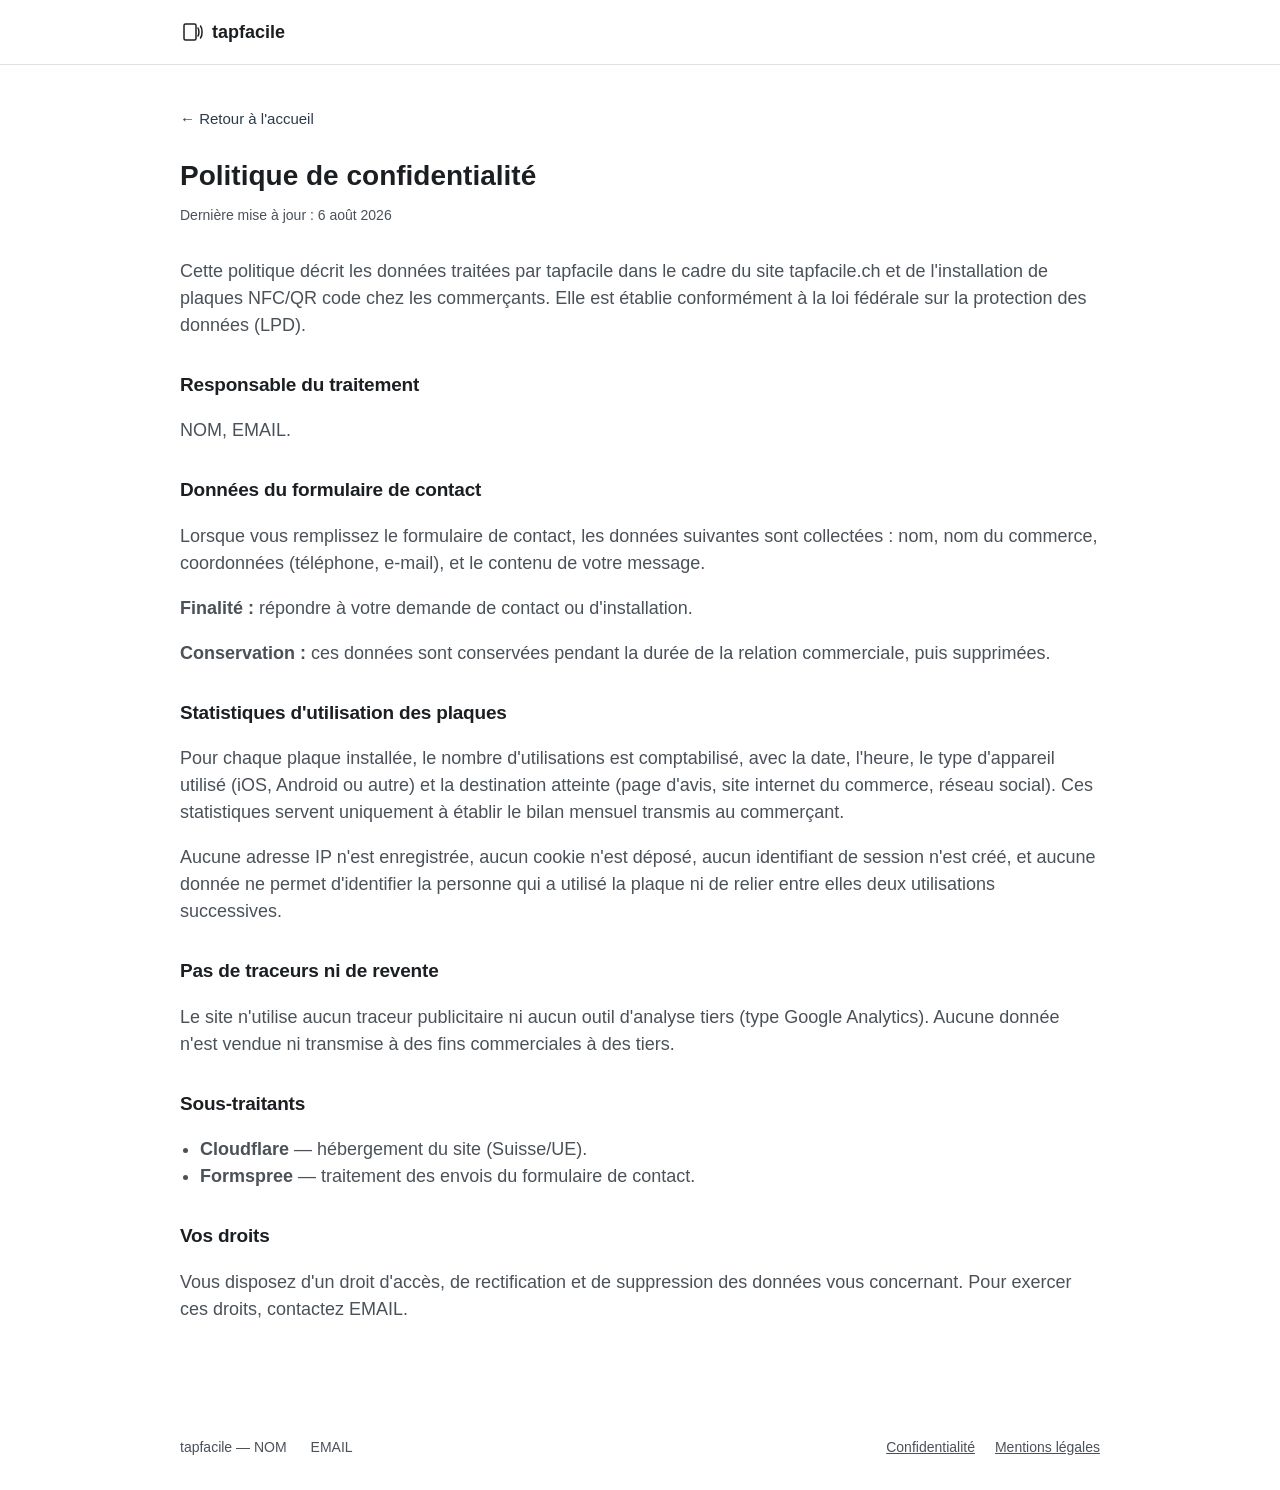
<file: confidentialite.html>
<!DOCTYPE html>
<html lang="fr-CH">
<head>
<meta charset="UTF-8">
<meta name="viewport" content="width=device-width, initial-scale=1">
<title>Politique de confidentialité — tapfacile</title>
<meta name="description" content="Politique de confidentialité de tapfacile : données collectées, finalités, conservation et droits, conformément à la LPD suisse.">
<link rel="canonical" href="https://tapfacile.ch/confidentialite.html">
<link rel="icon" href="/favicon.svg" type="image/svg+xml">
<meta name="robots" content="noindex">
<link rel="stylesheet" href="/style.css">
</head>
<body class="legal">

<header class="site-header">
  <div class="container">
    <a class="logo" href="/">
      <svg viewBox="0 0 24 24" fill="none" stroke="currentColor" stroke-width="1.5" stroke-linecap="round" stroke-linejoin="round" aria-hidden="true">
        <rect x="4" y="4" width="12" height="16" rx="1.5"/>
        <path d="M18 8c1.2 1.1 1.2 6.8 0 8"/>
        <path d="M20.5 6c2.1 2.6 2.1 9.4 0 12"/>
      </svg>
      tapfacile
    </a>
  </div>
</header>

<main>
  <div class="container">
    <a class="back-link" href="/">&larr; Retour à l'accueil</a>
    <h1>Politique de confidentialité</h1>
    <p class="updated">Dernière mise à jour : 6 août 2026</p>

    <p>Cette politique décrit les données traitées par tapfacile dans le cadre du site tapfacile.ch et de l'installation de plaques NFC/QR code chez les commerçants. Elle est établie conformément à la loi fédérale sur la protection des données (LPD).</p>

    <h2>Responsable du traitement</h2>
    <p>NOM, EMAIL.</p>

    <h2>Données du formulaire de contact</h2>
    <p>Lorsque vous remplissez le formulaire de contact, les données suivantes sont collectées : nom, nom du commerce, coordonnées (téléphone, e-mail), et le contenu de votre message.</p>
    <p><strong>Finalité :</strong> répondre à votre demande de contact ou d'installation.</p>
    <p><strong>Conservation :</strong> ces données sont conservées pendant la durée de la relation commerciale, puis supprimées.</p>

    <h2>Statistiques d'utilisation des plaques</h2>
    <p>Pour chaque plaque installée, le nombre d'utilisations est comptabilisé, avec la date, l'heure, le type d'appareil utilisé (iOS, Android ou autre) et la destination atteinte (page d'avis, site internet du commerce, réseau social). Ces statistiques servent uniquement à établir le bilan mensuel transmis au commerçant.</p>
    <p>Aucune adresse IP n'est enregistrée, aucun cookie n'est déposé, aucun identifiant de session n'est créé, et aucune donnée ne permet d'identifier la personne qui a utilisé la plaque ni de relier entre elles deux utilisations successives.</p>

    <h2>Pas de traceurs ni de revente</h2>
    <p>Le site n'utilise aucun traceur publicitaire ni aucun outil d'analyse tiers (type Google Analytics). Aucune donnée n'est vendue ni transmise à des fins commerciales à des tiers.</p>

    <h2>Sous-traitants</h2>
    <ul>
      <li><strong>Cloudflare</strong> — hébergement du site (Suisse/UE).</li>
      <li><strong>Formspree</strong> — traitement des envois du formulaire de contact.</li>
    </ul>

    <h2>Vos droits</h2>
    <p>Vous disposez d'un droit d'accès, de rectification et de suppression des données vous concernant. Pour exercer ces droits, contactez EMAIL.</p>
  </div>
</main>

<footer class="site-footer">
  <div class="container">
    <span>tapfacile — NOM</span>
    <span>EMAIL</span>
    <div class="footer-links">
      <a href="/confidentialite.html">Confidentialité</a>
      <a href="/mentions.html">Mentions légales</a>
    </div>
  </div>
</footer>

</body>
</html>
</file>
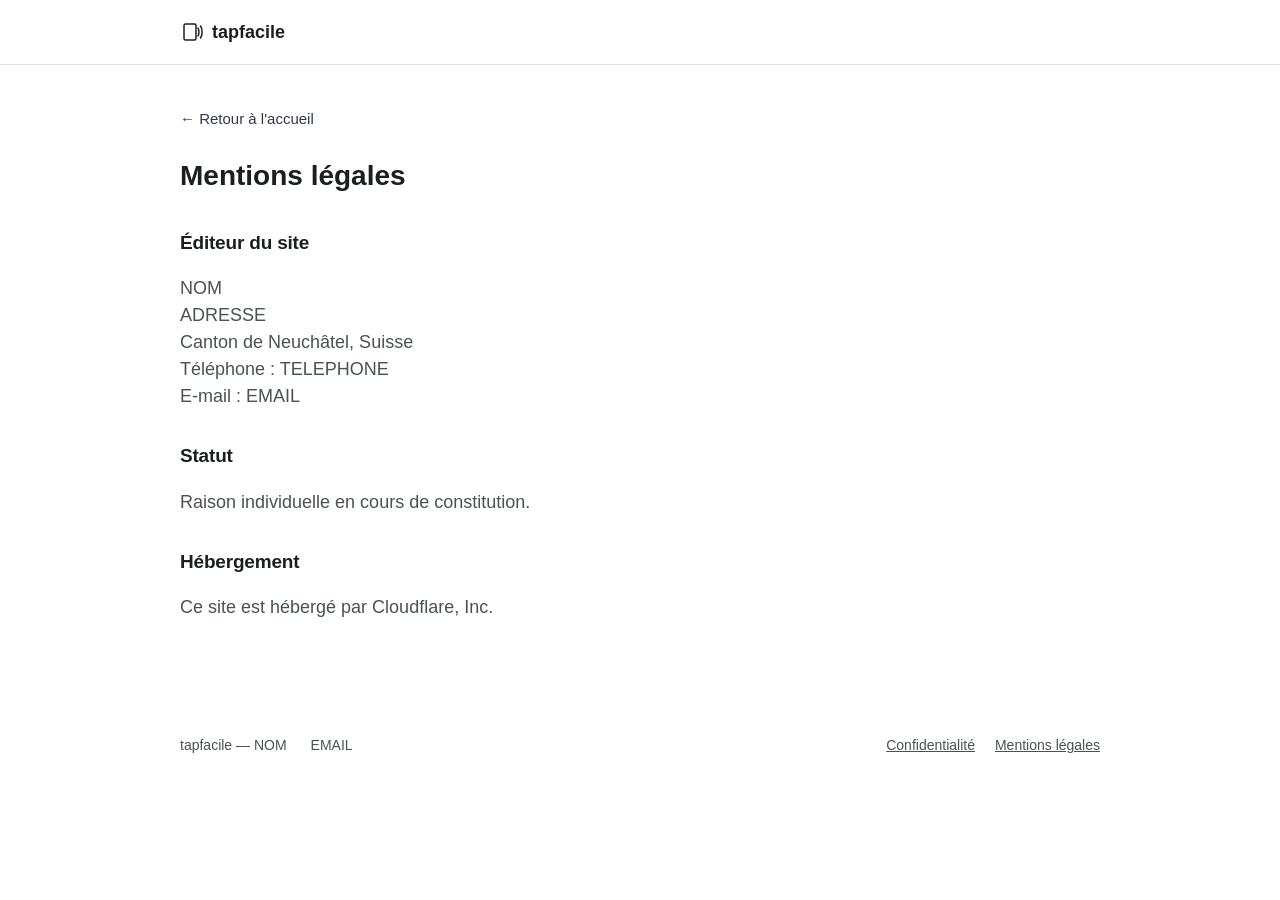
<file: mentions.html>
<!DOCTYPE html>
<html lang="fr-CH">
<head>
<meta charset="UTF-8">
<meta name="viewport" content="width=device-width, initial-scale=1">
<title>Mentions légales — tapfacile</title>
<meta name="description" content="Mentions légales de tapfacile, installation de solutions d'avis Google pour commerçants du canton de Neuchâtel.">
<link rel="canonical" href="https://tapfacile.ch/mentions.html">
<link rel="icon" href="/favicon.svg" type="image/svg+xml">
<meta name="robots" content="noindex">
<link rel="stylesheet" href="/style.css">
</head>
<body class="legal">

<header class="site-header">
  <div class="container">
    <a class="logo" href="/">
      <svg viewBox="0 0 24 24" fill="none" stroke="currentColor" stroke-width="1.5" stroke-linecap="round" stroke-linejoin="round" aria-hidden="true">
        <rect x="4" y="4" width="12" height="16" rx="1.5"/>
        <path d="M18 8c1.2 1.1 1.2 6.8 0 8"/>
        <path d="M20.5 6c2.1 2.6 2.1 9.4 0 12"/>
      </svg>
      tapfacile
    </a>
  </div>
</header>

<main>
  <div class="container">
    <a class="back-link" href="/">&larr; Retour à l'accueil</a>
    <h1>Mentions légales</h1>

    <h2>Éditeur du site</h2>
    <p>
      NOM<br>
      ADRESSE<br>
      Canton de Neuchâtel, Suisse<br>
      Téléphone : TELEPHONE<br>
      E-mail : EMAIL
    </p>

    <h2>Statut</h2>
    <p>Raison individuelle en cours de constitution.</p>

    <h2>Hébergement</h2>
    <p>Ce site est hébergé par Cloudflare, Inc.</p>
  </div>
</main>

<footer class="site-footer">
  <div class="container">
    <span>tapfacile — NOM</span>
    <span>EMAIL</span>
    <div class="footer-links">
      <a href="/confidentialite.html">Confidentialité</a>
      <a href="/mentions.html">Mentions légales</a>
    </div>
  </div>
</footer>

</body>
</html>
</file>
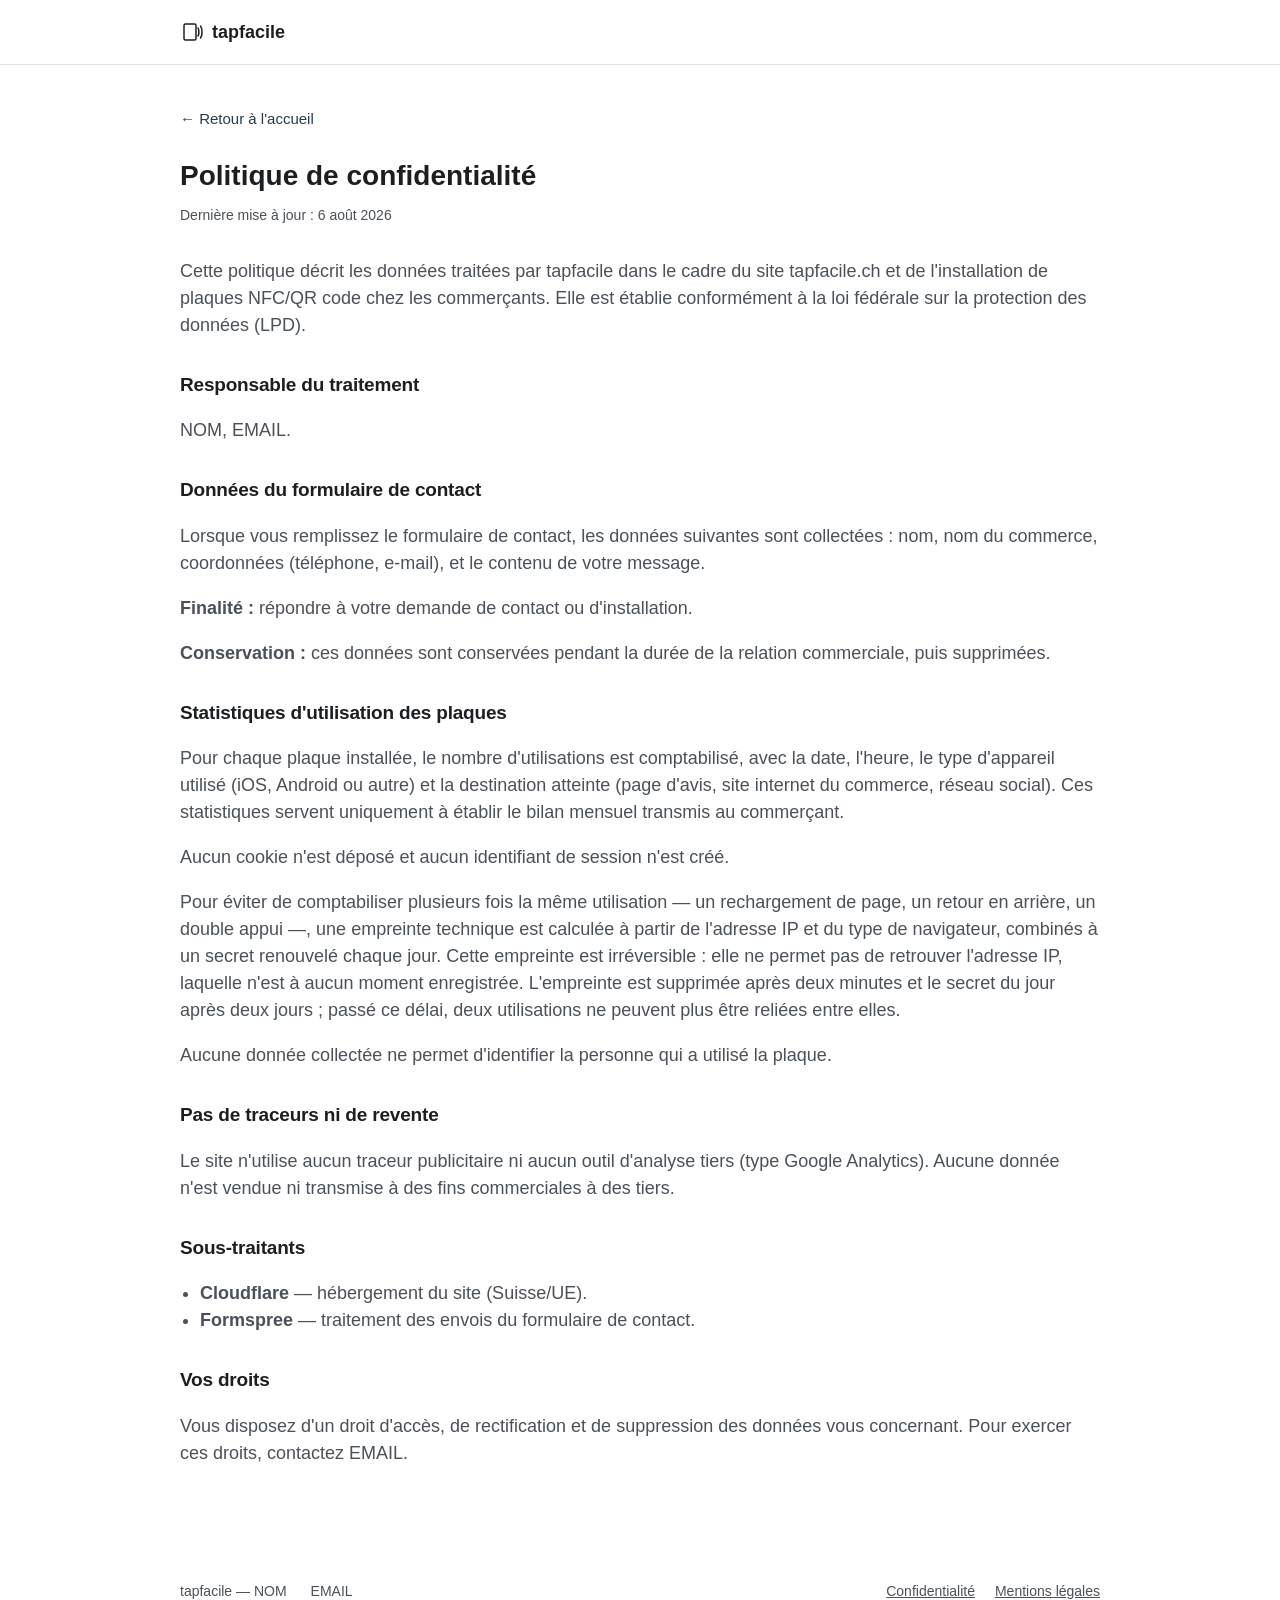
<file: public/confidentialite.html>
<!DOCTYPE html>
<html lang="fr-CH">
<head>
<meta charset="UTF-8">
<meta name="viewport" content="width=device-width, initial-scale=1">
<title>Politique de confidentialité — tapfacile</title>
<meta name="description" content="Politique de confidentialité de tapfacile : données collectées, finalités, conservation et droits, conformément à la LPD suisse.">
<link rel="canonical" href="https://tapfacile.ch/confidentialite.html">
<link rel="icon" href="/favicon.svg" type="image/svg+xml">
<meta name="robots" content="noindex">
<link rel="stylesheet" href="/style.css">
</head>
<body class="legal">

<header class="site-header">
  <div class="container">
    <a class="logo" href="/">
      <svg viewBox="0 0 24 24" fill="none" stroke="currentColor" stroke-width="1.5" stroke-linecap="round" stroke-linejoin="round" aria-hidden="true">
        <rect x="4" y="4" width="12" height="16" rx="1.5"/>
        <path d="M18 8c1.2 1.1 1.2 6.8 0 8"/>
        <path d="M20.5 6c2.1 2.6 2.1 9.4 0 12"/>
      </svg>
      tapfacile
    </a>
  </div>
</header>

<main>
  <div class="container">
    <a class="back-link" href="/">&larr; Retour à l'accueil</a>
    <h1>Politique de confidentialité</h1>
    <p class="updated">Dernière mise à jour : 6 août 2026</p>

    <p>Cette politique décrit les données traitées par tapfacile dans le cadre du site tapfacile.ch et de l'installation de plaques NFC/QR code chez les commerçants. Elle est établie conformément à la loi fédérale sur la protection des données (LPD).</p>

    <h2>Responsable du traitement</h2>
    <p>NOM, EMAIL.</p>

    <h2>Données du formulaire de contact</h2>
    <p>Lorsque vous remplissez le formulaire de contact, les données suivantes sont collectées : nom, nom du commerce, coordonnées (téléphone, e-mail), et le contenu de votre message.</p>
    <p><strong>Finalité :</strong> répondre à votre demande de contact ou d'installation.</p>
    <p><strong>Conservation :</strong> ces données sont conservées pendant la durée de la relation commerciale, puis supprimées.</p>

    <h2>Statistiques d'utilisation des plaques</h2>
    <p>Pour chaque plaque installée, le nombre d'utilisations est comptabilisé, avec la date, l'heure, le type d'appareil utilisé (iOS, Android ou autre) et la destination atteinte (page d'avis, site internet du commerce, réseau social). Ces statistiques servent uniquement à établir le bilan mensuel transmis au commerçant.</p>
    <p>Aucun cookie n'est déposé et aucun identifiant de session n'est créé.</p>
    <p>Pour éviter de comptabiliser plusieurs fois la même utilisation — un rechargement de page, un retour en arrière, un double appui —, une empreinte technique est calculée à partir de l'adresse IP et du type de navigateur, combinés à un secret renouvelé chaque jour. Cette empreinte est irréversible : elle ne permet pas de retrouver l'adresse IP, laquelle n'est à aucun moment enregistrée. L'empreinte est supprimée après deux minutes et le secret du jour après deux jours ; passé ce délai, deux utilisations ne peuvent plus être reliées entre elles.</p>
    <p>Aucune donnée collectée ne permet d'identifier la personne qui a utilisé la plaque.</p>

    <h2>Pas de traceurs ni de revente</h2>
    <p>Le site n'utilise aucun traceur publicitaire ni aucun outil d'analyse tiers (type Google Analytics). Aucune donnée n'est vendue ni transmise à des fins commerciales à des tiers.</p>

    <h2>Sous-traitants</h2>
    <ul>
      <li><strong>Cloudflare</strong> — hébergement du site (Suisse/UE).</li>
      <li><strong>Formspree</strong> — traitement des envois du formulaire de contact.</li>
    </ul>

    <h2>Vos droits</h2>
    <p>Vous disposez d'un droit d'accès, de rectification et de suppression des données vous concernant. Pour exercer ces droits, contactez EMAIL.</p>
  </div>
</main>

<footer class="site-footer">
  <div class="container">
    <span>tapfacile — NOM</span>
    <span>EMAIL</span>
    <div class="footer-links">
      <a href="/confidentialite.html">Confidentialité</a>
      <a href="/mentions.html">Mentions légales</a>
    </div>
  </div>
</footer>

</body>
</html>
</file>
<file: style.css>
/* tapfacile.ch — feuille de style unique */

:root {
  --ink: #1c1f22;
  --ink-soft: #4a5158;
  --line: #dfe2e5;
  --paper: #fafaf9;
  --white: #ffffff;
  --accent: #2b3a4a;
  --accent-dark: #1c2733;
  --accent-tint: #eef1f4;
  --radius: 4px;
  --max: 960px;
  --font: -apple-system, BlinkMacSystemFont, "Segoe UI", Inter, Roboto, Helvetica, Arial, sans-serif;
}

* {
  box-sizing: border-box;
}

html {
  -webkit-text-size-adjust: 100%;
}

body {
  margin: 0;
  font-family: var(--font);
  color: var(--ink);
  background: var(--white);
  line-height: 1.5;
  font-size: 17px;
}

img, svg {
  max-width: 100%;
  display: block;
}

a {
  color: var(--accent);
}

.container {
  max-width: var(--max);
  margin: 0 auto;
  padding: 0 20px;
}

/* Focus visible partout */
a:focus-visible,
button:focus-visible,
input:focus-visible,
textarea:focus-visible {
  outline: 2px solid var(--accent);
  outline-offset: 2px;
}

/* Skip link */
.skip-link {
  position: absolute;
  left: -999px;
  top: auto;
  background: var(--accent);
  color: var(--white);
  padding: 10px 16px;
  z-index: 100;
}

.skip-link:focus {
  left: 12px;
  top: 12px;
}

/* Header */
.site-header {
  border-bottom: 1px solid var(--line);
}

.site-header .container {
  display: flex;
  align-items: center;
  justify-content: space-between;
  height: 64px;
}

.logo {
  display: flex;
  align-items: center;
  gap: 8px;
  font-weight: 700;
  font-size: 18px;
  color: var(--ink);
  text-decoration: none;
}

.logo svg {
  width: 24px;
  height: 24px;
}

.logo-icon .wave {
  transition: opacity 200ms ease;
}

.header-phone {
  font-weight: 600;
  text-decoration: none;
  color: var(--accent);
  font-size: 15px;
  white-space: nowrap;
}

.header-phone:hover {
  text-decoration: none;
  color: var(--accent-dark);
}

/* Hero */
.hero {
  padding: 56px 0 48px;
  border-bottom: 1px solid var(--line);
  overflow: hidden;
}

.hero-grid {
  display: grid;
  grid-template-columns: 1fr;
  align-items: center;
  gap: 32px;
}

.hero-visual {
  color: var(--accent);
  max-width: 220px;
  margin: 0 auto;
}

.hero-illustration {
  width: 100%;
  height: auto;
}

.hero h1 {
  font-size: 34px;
  line-height: 1.15;
  font-weight: 700;
  margin: 0 0 16px;
  letter-spacing: -0.01em;
}

.hero .subtitle {
  font-size: 18px;
  color: var(--ink-soft);
  max-width: 46ch;
  margin: 0 0 28px;
}

.hero-actions {
  display: flex;
  flex-wrap: wrap;
  gap: 12px;
}

/* Buttons */
.btn {
  display: inline-block;
  font-family: inherit;
  font-size: 16px;
  font-weight: 600;
  text-decoration: none;
  padding: 13px 22px;
  border-radius: var(--radius);
  border: 1px solid transparent;
  cursor: pointer;
  transition: background-color 120ms ease, color 120ms ease, border-color 120ms ease;
}

.btn-primary {
  background: var(--accent);
  color: var(--white);
}

.btn-primary:hover {
  background: var(--accent-dark);
  color: var(--white);
}

.btn-secondary {
  background: transparent;
  color: var(--accent);
  border-color: var(--accent);
}

.btn-secondary:hover {
  background: var(--accent-tint);
}

/* Sections */
section {
  padding: 48px 0;
  border-bottom: 1px solid var(--line);
}

section:last-of-type {
  border-bottom: none;
}

h2 {
  font-size: 26px;
  font-weight: 700;
  margin: 0 0 8px;
  letter-spacing: -0.01em;
}

.section-intro {
  color: var(--ink-soft);
  max-width: 60ch;
  margin: 0 0 32px;
}

/* Steps */
.steps {
  display: grid;
  gap: 32px;
  grid-template-columns: 1fr;
}

.step {
  display: flex;
  gap: 16px;
}

.step-icon {
  flex: none;
  width: 48px;
  height: 48px;
  border: 1px solid var(--line);
  border-radius: var(--radius);
  display: flex;
  align-items: center;
  justify-content: center;
}

.step-icon svg {
  width: 26px;
  height: 26px;
  stroke: var(--accent);
}

.step-number {
  font-size: 13px;
  font-weight: 700;
  color: var(--ink-soft);
  letter-spacing: 0.06em;
  text-transform: uppercase;
  margin: 0 0 4px;
}

.step h3 {
  font-size: 18px;
  margin: 0 0 4px;
}

.step p {
  margin: 0;
  color: var(--ink-soft);
}

/* Included list */
.included-list {
  list-style: none;
  margin: 0;
  padding: 0;
  display: grid;
  gap: 0;
  border-top: 1px solid var(--line);
}

.included-list li {
  padding: 16px 0;
  border-bottom: 1px solid var(--line);
  display: flex;
  gap: 12px;
  align-items: flex-start;
}

.included-list svg {
  flex: none;
  width: 20px;
  height: 20px;
  stroke: var(--accent);
  margin-top: 2px;
}

/* Compliance */
.compliance {
  background: var(--accent-tint);
}

.compliance .container {
  max-width: var(--max);
}

.compliance h2 {
  margin-bottom: 20px;
}

.compliance-grid {
  display: grid;
  gap: 32px;
  grid-template-columns: 1fr;
}

.compliance-block h3 {
  font-size: 15px;
  text-transform: uppercase;
  letter-spacing: 0.05em;
  color: var(--ink-soft);
  margin: 0 0 12px;
}

.compliance-block ul {
  margin: 0;
  padding-left: 20px;
}

.compliance-block li {
  margin-bottom: 8px;
}

.compliance-block p {
  margin: 0 0 12px;
}

/* Audience / zone */
.tag-list {
  list-style: none;
  margin: 0;
  padding: 0;
  display: flex;
  flex-wrap: wrap;
  gap: 10px;
}

.tag-list li {
  border: 1px solid var(--line);
  border-radius: var(--radius);
  padding: 8px 14px;
  font-size: 15px;
}

/* Contact */
.contact-grid {
  display: grid;
  gap: 40px;
  grid-template-columns: 1fr;
}

.contact-direct {
  display: flex;
  flex-direction: column;
  gap: 12px;
  margin-bottom: 32px;
}

.contact-direct a {
  font-weight: 600;
  text-decoration: none;
}

.contact-direct a:hover {
  text-decoration: underline;
}

form {
  display: grid;
  gap: 16px;
}

label {
  display: block;
  font-size: 14px;
  font-weight: 600;
  margin-bottom: 6px;
}

input,
textarea {
  width: 100%;
  font-family: inherit;
  font-size: 16px;
  padding: 12px;
  border: 1px solid var(--line);
  border-radius: var(--radius);
  background: var(--white);
  color: var(--ink);
}

textarea {
  resize: vertical;
  min-height: 120px;
}

.form-note {
  font-size: 13px;
  color: var(--ink-soft);
  margin: 4px 0 0;
}

/* Qui suis-je */
.qui-suis-je-grid {
  display: grid;
  grid-template-columns: 1fr;
  gap: 24px;
  align-items: start;
}

.founder-photo {
  width: 120px;
  height: 120px;
  object-fit: cover;
  border: 1px solid var(--line);
  border-radius: var(--radius);
  filter: grayscale(100%);
  background: var(--accent-tint);
}

#qui-suis-je h2 {
  margin-bottom: 12px;
}

#qui-suis-je p {
  color: var(--ink-soft);
  margin: 0 0 12px;
}

/* QR demo */
.qr-demo {
  display: grid;
  grid-template-columns: 1fr;
  gap: 24px;
  align-items: center;
}

.qr-demo-code {
  border: 1px solid var(--line);
  border-radius: var(--radius);
  padding: 16px;
  width: fit-content;
}

.qr-demo-code svg {
  display: block;
}

#essai h2 {
  margin-bottom: 8px;
}

/* Footer */
.site-footer {
  padding: 32px 0;
  font-size: 14px;
  color: var(--ink-soft);
}

.site-footer .container {
  display: flex;
  flex-wrap: wrap;
  gap: 8px 24px;
  align-items: center;
}

.site-footer a {
  color: var(--ink-soft);
}

.footer-links {
  display: flex;
  gap: 20px;
  margin-left: auto;
}

/* Legal pages */
.legal main {
  padding: 40px 0 64px;
}

.legal h1 {
  font-size: 28px;
  margin: 0 0 8px;
}

.legal .updated {
  color: var(--ink-soft);
  font-size: 14px;
  margin: 0 0 32px;
}

.legal h2 {
  font-size: 19px;
  margin: 32px 0 8px;
}

.legal p, .legal li {
  color: var(--ink-soft);
}

.legal ul {
  padding-left: 20px;
}

.back-link {
  display: inline-block;
  margin-bottom: 24px;
  font-size: 15px;
  text-decoration: none;
}

.back-link:hover {
  text-decoration: underline;
}

/* Responsive */
@media (min-width: 640px) {
  body {
    font-size: 18px;
  }

  .hero h1 {
    font-size: 44px;
  }

  .steps {
    grid-template-columns: repeat(3, 1fr);
  }

  .compliance-grid {
    grid-template-columns: repeat(2, 1fr);
  }

  .contact-grid {
    grid-template-columns: 1fr 1fr;
  }

  .qui-suis-je-grid {
    grid-template-columns: 120px 1fr;
  }

  .qr-demo {
    grid-template-columns: auto 1fr;
  }
}

@media (min-width: 900px) {
  .hero h1 {
    font-size: 52px;
  }

  .hero-grid {
    grid-template-columns: 1.15fr 0.85fr;
    gap: 48px;
  }

  .hero-visual {
    max-width: 280px;
    margin: 0;
  }
}

/* Motion: on-load reveal and NFC hover pulse, both skipped for prefers-reduced-motion */
@media (prefers-reduced-motion: no-preference) {
  @keyframes fade-in-up {
    from {
      opacity: 0;
      transform: translateY(10px);
    }
    to {
      opacity: 1;
      transform: translateY(0);
    }
  }

  .hero-text > * {
    animation: fade-in-up 500ms ease both;
  }

  .hero-text > *:nth-child(2) {
    animation-delay: 90ms;
  }

  .hero-text > *:nth-child(3) {
    animation-delay: 180ms;
  }

  .hero-visual {
    animation: fade-in-up 600ms ease 120ms both;
  }

  @keyframes nfc-pulse {
    0%, 100% {
      opacity: 1;
    }
    50% {
      opacity: 0.3;
    }
  }

  .logo:hover .wave-1,
  .logo:focus-visible .wave-1 {
    animation: nfc-pulse 900ms ease-in-out infinite;
  }

  .logo:hover .wave-2,
  .logo:focus-visible .wave-2 {
    animation: nfc-pulse 900ms ease-in-out infinite 150ms;
  }
}
</file>
